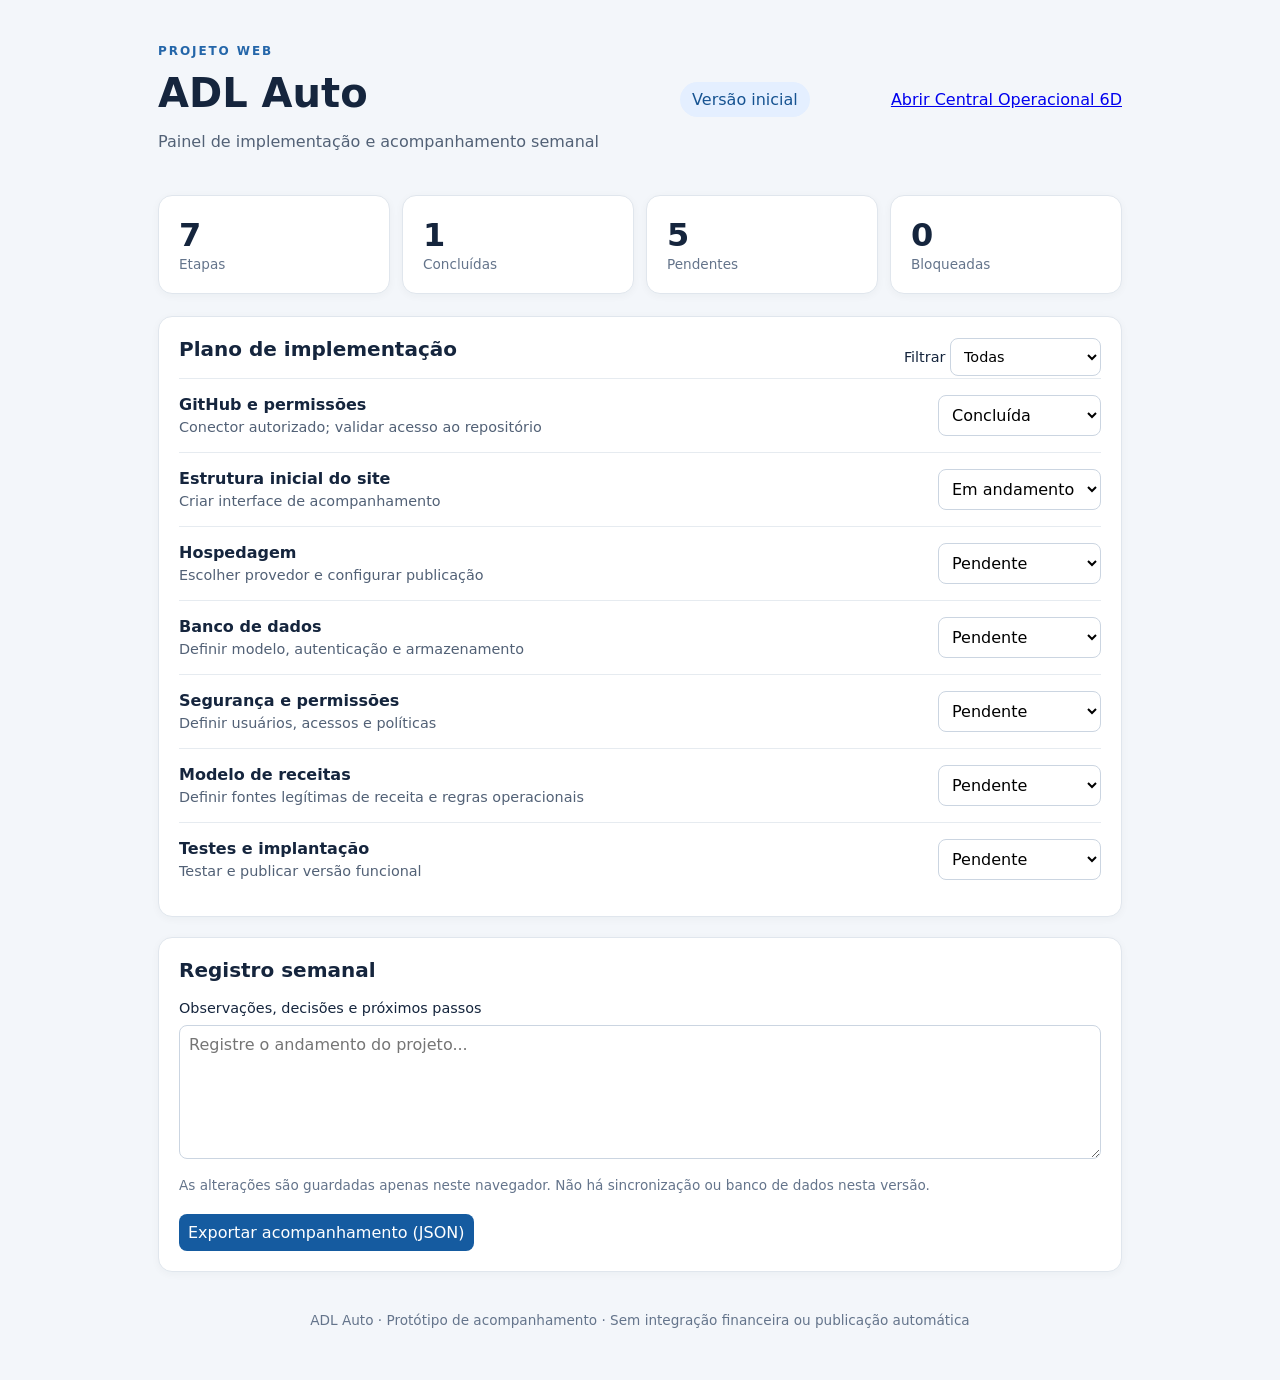
<file: index.html>
<!doctype html><html lang="pt-BR"><head><meta charset="UTF-8"><meta name="viewport" content="width=device-width,initial-scale=1"><meta name="description" content="Painel de acompanhamento do projeto ADL Auto"><title>ADL Auto | Painel</title><link rel="stylesheet" href="styles.css"></head><body><main class="container"><header><div><p class="eyebrow">PROJETO WEB</p><h1>ADL Auto</h1><p>Painel de implementação e acompanhamento semanal</p></div><span class="tag">Versão inicial</span><p><a href="central-6d.html">Abrir Central Operacional 6D</a></p></header><section class="summary" aria-label="Resumo"><article><strong id="total">0</strong><span>Etapas</span></article><article><strong id="done">0</strong><span>Concluídas</span></article><article><strong id="pending">0</strong><span>Pendentes</span></article><article><strong id="blocked">0</strong><span>Bloqueadas</span></article></section><section class="panel"><div class="toolbar"><h2>Plano de implementação</h2><label>Filtrar <select id="filter"><option value="all">Todas</option><option value="pending">Pendentes</option><option value="progress">Em andamento</option><option value="done">Concluídas</option><option value="blocked">Bloqueadas</option></select></label></div><div id="tasks"></div></section><section class="panel"><h2>Registro semanal</h2><label for="notes">Observações, decisões e próximos passos</label><textarea id="notes" rows="6" placeholder="Registre o andamento do projeto..."></textarea><p class="hint">As alterações são guardadas apenas neste navegador. Não há sincronização ou banco de dados nesta versão.</p><button id="export">Exportar acompanhamento (JSON)</button></section><footer>ADL Auto · Protótipo de acompanhamento · Sem integração financeira ou publicação automática</footer></main><script src="app.js" defer></script></body></html>
</file>
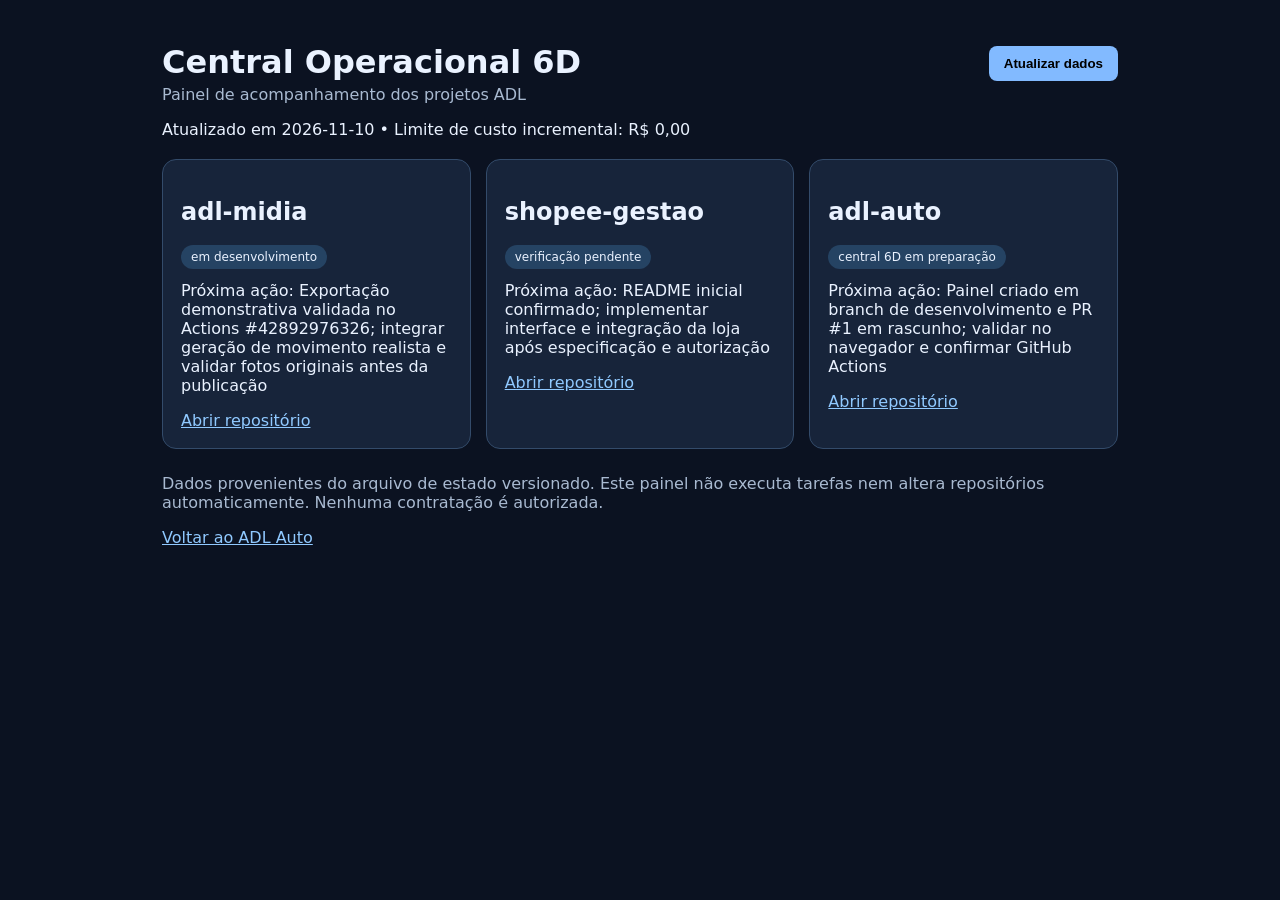
<file: central-6d.html>
<!doctype html><html lang="pt-BR"><head><meta charset="utf-8"><meta name="viewport" content="width=device-width,initial-scale=1"><title>Central Operacional 6D | ADL</title><style>:root{font-family:system-ui;color:#eaf2ff;background:#0b1221}*{box-sizing:border-box}body{max-width:1000px;margin:auto;padding:22px}header{display:flex;justify-content:space-between;gap:12px;align-items:center;flex-wrap:wrap}h1{margin-bottom:4px}.muted{color:#a9bad1}main{display:grid;grid-template-columns:repeat(auto-fit,minmax(250px,1fr));gap:15px;margin-top:20px}.card{background:#17243a;border:1px solid #334b6a;border-radius:14px;padding:18px}a{color:#90c9ff}strong{display:block;margin:9px 0}.tag{font-size:12px;background:#254363;padding:5px 10px;border-radius:30px}button{padding:10px 15px;background:#82baff;border:0;border-radius:8px;font-weight:700;cursor:pointer}footer{margin-top:25px}.error{color:#ffb7b7}</style></head><body><header><div><h1>Central Operacional 6D</h1><div class="muted">Painel de acompanhamento dos projetos ADL</div></div><button id="refresh">Atualizar dados</button></header><p id="status" role="status">Carregando estado registrado no GitHub...</p><main id="projects"></main><footer><p class="muted">Dados provenientes do arquivo de estado versionado. Este painel não executa tarefas nem altera repositórios automaticamente. Nenhuma contratação é autorizada.</p><a href="index.html">Voltar ao ADL Auto</a></footer><script>
const projects=document.querySelector('#projects'),status=document.querySelector('#status');
const url='./data/estado-operacional.json';
function escapeHtml(v){return String(v).replace(/[&<>"']/g,c=>({'&':'&amp;','<':'&lt;','>':'&gt;','"':'&quot;',"'":'&#39;'}[c]))}
async function load(){status.textContent='Consultando o estado operacional...';try{const response=await fetch(url+'?t='+Date.now(),{cache:'no-store'});if(!response.ok)throw Error('HTTP '+response.status);const data=await response.json();if(data.schema_version!==1||!Array.isArray(data.projects))throw Error('Formato inválido');projects.replaceChildren();for(const p of data.projects){const article=document.createElement('article');article.className='card';const title=document.createElement('h2');title.textContent=p.id;const tag=document.createElement('span');tag.className='tag';tag.textContent=p.status;const next=document.createElement('p');next.textContent='Próxima ação: '+p.next;const link=document.createElement('a');link.href='https://github.com/'+p.repository;link.textContent='Abrir repositório';link.target='_blank';link.rel='noopener noreferrer';article.append(title,tag,next,link);projects.append(article)}status.textContent='Atualizado em '+data.updated_at+' • Limite de custo incremental: R$ '+Number(data.budget_brl_incremental).toFixed(2).replace('.',',')}catch(e){status.textContent='Não foi possível carregar o estado: '+e.message;status.className='error';}}document.querySelector('#refresh').addEventListener('click',load);load();</script></body></html>
</file>
<file: styles.css>
:root{font-family:system-ui,-apple-system,Segoe UI,sans-serif;color:#15253d;background:#f3f6fa}*{box-sizing:border-box}body{margin:0}.container{max-width:1000px;margin:auto;padding:32px 18px}header,.toolbar{display:flex;justify-content:space-between;align-items:center;gap:20px}header{margin-bottom:28px}h1{font-size:2.5rem;margin:0}h2{margin-top:0;font-size:1.25rem}p{color:#526176}.eyebrow{font-size:.75rem;letter-spacing:.16em;font-weight:800;color:#2466a9}.tag{background:#e4efff;color:#165391;border-radius:20px;padding:8px 12px}.summary{display:grid;grid-template-columns:repeat(4,1fr);gap:12px;margin-bottom:22px}.summary article,.panel{background:white;border:1px solid #e0e6ed;border-radius:14px;padding:20px;box-shadow:0 2px 9px #16283b0a}.summary strong{display:block;font-size:2rem}.summary span,.hint,footer{font-size:.85rem;color:#64748b}.panel{margin-bottom:20px}.task{padding:16px 0;border-top:1px solid #e6ebf0;display:grid;grid-template-columns:1fr auto;gap:12px}.task h3{font-size:1rem;margin:0 0 5px}.task p{margin:0;font-size:.9rem}.task select,select,textarea,button{font:inherit;border:1px solid #cbd5e1;border-radius:8px;padding:9px;background:white}textarea{width:100%;margin-top:8px;resize:vertical}button{background:#155ba0;color:white;cursor:pointer;border:0;margin-top:8px}label{font-size:.9rem}footer{text-align:center;padding:20px}@media(max-width:650px){.summary{grid-template-columns:repeat(2,1fr)}header,.toolbar{align-items:flex-start;flex-direction:column}.task{grid-template-columns:1fr}}
</file>
